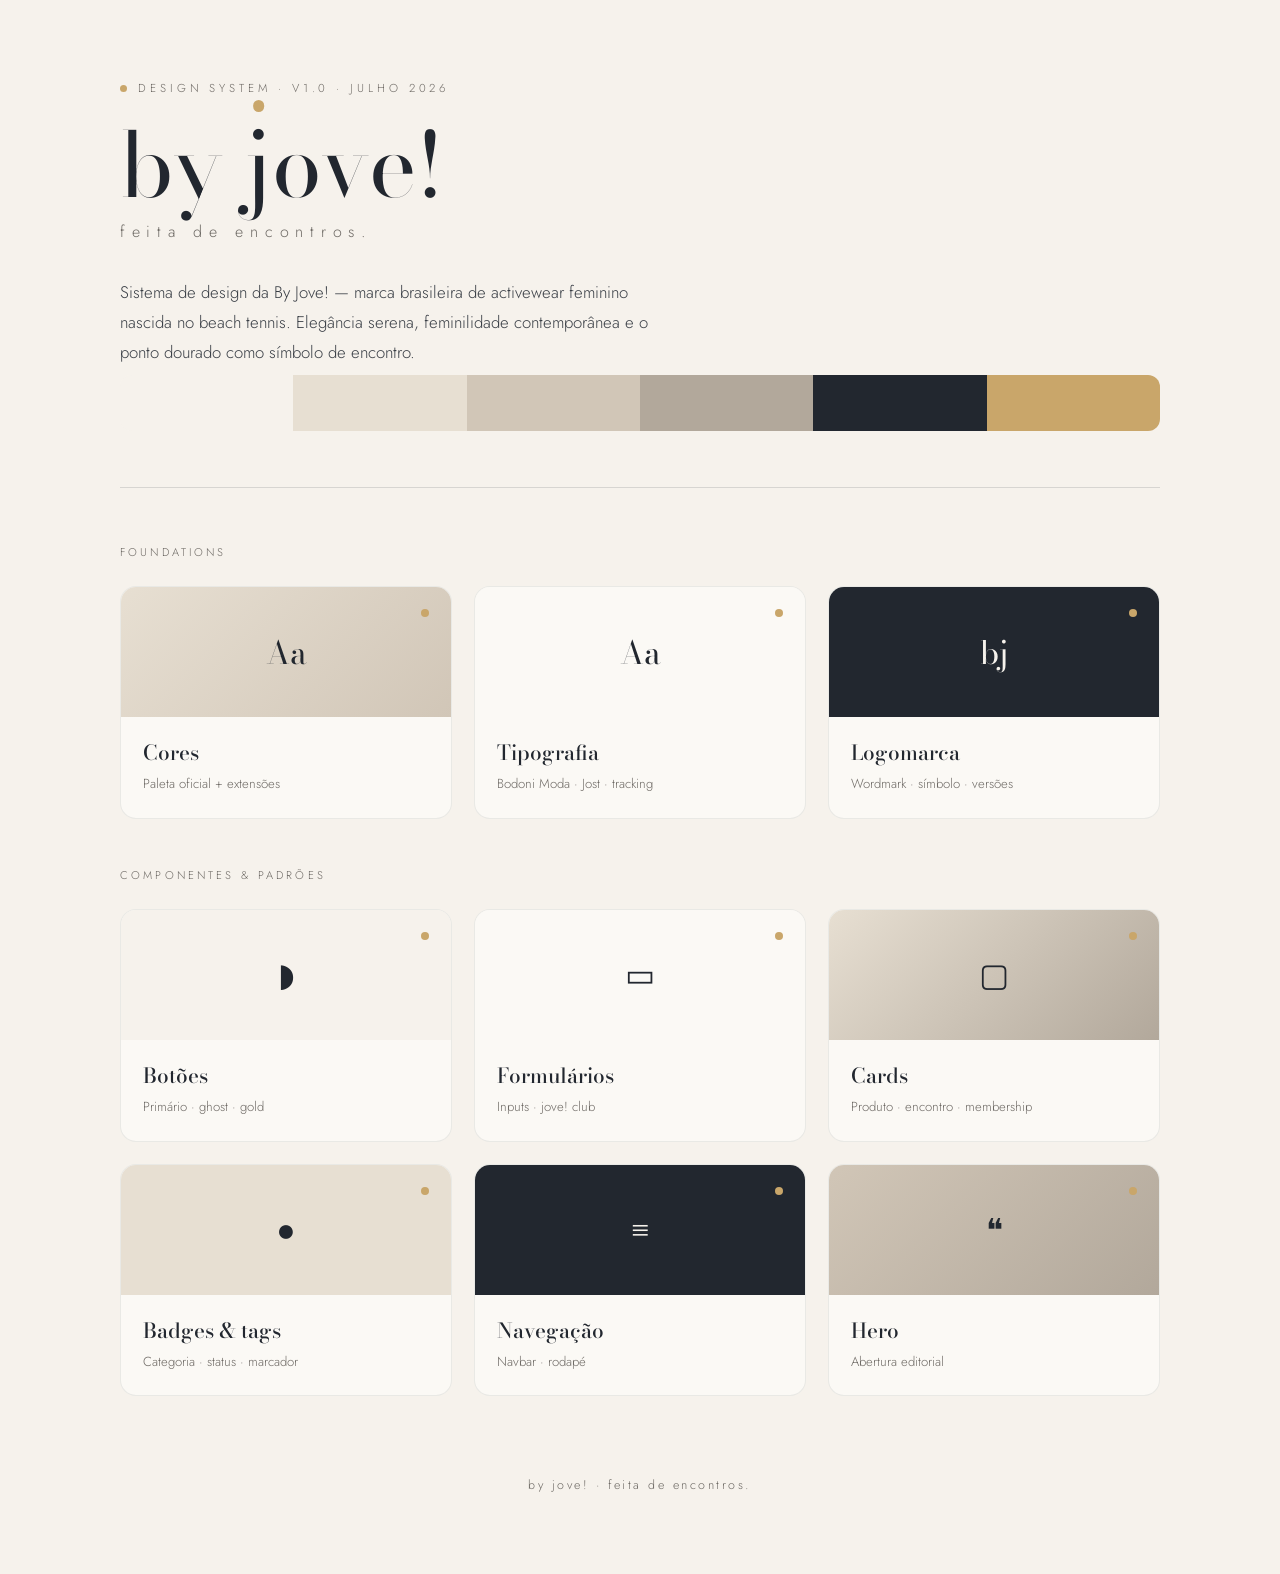
<file: index.html>
<!doctype html>
<html lang="pt-BR">
<head>
<meta charset="utf-8">
<meta name="viewport" content="width=device-width, initial-scale=1">
<title>By Jove! · Design System</title>
<style>
@import url('https://fonts.googleapis.com/css2?family=Bodoni+Moda:opsz,wght@6..96,400;6..96,500&family=Cormorant+Garamond:wght@300;400;500&family=Jost:wght@300;400;500&display=swap');
:root{--offwhite:#F6F2EC;--areia:#E7DFD2;--taupe:#D1C6B7;--pedra:#B2A89B;--carvao:#22272F;--ouro:#C9A66A;--mineral:#6E6A65;
  --display:"Bodoni Moda",Didot,Georgia,serif;--serif:"Cormorant Garamond",Georgia,serif;--sans:"Jost","Century Gothic",Arial,sans-serif;}
*{box-sizing:border-box;margin:0;padding:0}
body{background:var(--offwhite);color:var(--carvao);font-family:var(--sans);font-weight:300;-webkit-font-smoothing:antialiased}
.wrap{max-width:1120px;margin:0 auto;padding:80px 40px}
.eyebrow{font-size:.72rem;letter-spacing:.34em;text-transform:uppercase;color:var(--mineral);display:flex;align-items:center;gap:11px}
.eyebrow .dot{width:7px;height:7px;border-radius:50%;background:var(--ouro)}
/* wordmark */
.wm{font-family:var(--display);font-weight:400;font-size:clamp(3.4rem,8vw,5.6rem);line-height:1;letter-spacing:.005em;position:relative;display:inline-block;margin:24px 0 10px}
.jw{position:relative;display:inline-block}
.jw .tt{position:absolute;top:-.22em;left:50%;transform:translateX(-50%);width:.13em;height:.13em;border-radius:50%;background:var(--ouro)}
.tagline{font-size:1rem;letter-spacing:.42em;text-transform:lowercase;color:var(--mineral)}
.lead{font-family:var(--sans);font-size:1.05rem;line-height:1.8;color:#3a3f46;max-width:560px;margin:34px 0 0}
.rule{height:1px;background:rgba(34,39,47,.14);margin:56px 0}
.sec-title{font-size:.7rem;letter-spacing:.28em;text-transform:uppercase;color:var(--mineral);margin-bottom:26px}
.grid{display:grid;grid-template-columns:repeat(3,1fr);gap:22px}
.tile{display:block;text-decoration:none;color:inherit;background:#FBF9F5;border:1px solid rgba(34,39,47,.08);border-radius:16px;overflow:hidden;transition:.28s}
.tile:hover{box-shadow:0 18px 48px -24px rgba(34,39,47,.35);transform:translateY(-3px)}
.tile .prev{height:130px;display:flex;align-items:center;justify-content:center;font-family:var(--display);font-size:2rem;position:relative}
.tile .prev .dt{position:absolute;top:22px;right:22px;width:8px;height:8px;border-radius:50%;background:var(--ouro)}
.tile .body{padding:20px 22px 24px}
.tile h3{font-family:var(--display);font-weight:500;font-size:1.3rem}
.tile p{font-size:.82rem;color:var(--mineral);margin-top:6px;line-height:1.5}
.palette{display:flex;gap:0;border-radius:12px;overflow:hidden;margin-top:8px}
.palette span{flex:1;height:56px}
footer{margin-top:80px;text-align:center;color:var(--mineral);font-size:.78rem;letter-spacing:.2em;text-transform:lowercase}
</style>
</head>
<body>
<div class="wrap">
  <div class="eyebrow"><span class="dot"></span>Design System · v1.0 · Julho 2026</div>
  <div class="wm">by&nbsp;<span class="jw">j<span class="tt"></span></span>ove!</div>
  <div class="tagline">feita de encontros.</div>
  <p class="lead">Sistema de design da By Jove! — marca brasileira de activewear feminino nascida no beach tennis. Elegância serena, feminilidade contemporânea e o ponto dourado como símbolo de encontro.</p>

  <div class="palette">
    <span style="background:#F6F2EC"></span><span style="background:#E7DFD2"></span><span style="background:#D1C6B7"></span><span style="background:#B2A89B"></span><span style="background:#22272F"></span><span style="background:#C9A66A"></span>
  </div>

  <div class="rule"></div>

  <div class="sec-title">Foundations</div>
  <div class="grid">
    <a class="tile" href="design-system/foundations/colors.html"><div class="prev" style="background:linear-gradient(135deg,#E7DFD2,#D1C6B7)"><span class="dt"></span>Aa</div><div class="body"><h3>Cores</h3><p>Paleta oficial + extensões</p></div></a>
    <a class="tile" href="design-system/foundations/typography.html"><div class="prev" style="background:#FBF9F5"><span class="dt"></span>Aa</div><div class="body"><h3>Tipografia</h3><p>Bodoni Moda · Jost · tracking</p></div></a>
    <a class="tile" href="design-system/foundations/logo.html"><div class="prev" style="background:#22272F;color:#F6F2EC"><span class="dt"></span>b<span style="position:relative">j</span></div><div class="body"><h3>Logomarca</h3><p>Wordmark · símbolo · versões</p></div></a>
  </div>

  <div class="sec-title" style="margin-top:48px">Componentes &amp; padrões</div>
  <div class="grid">
    <a class="tile" href="design-system/components/buttons.html"><div class="prev" style="background:#F6F2EC"><span class="dt"></span>◗</div><div class="body"><h3>Botões</h3><p>Primário · ghost · gold</p></div></a>
    <a class="tile" href="design-system/components/forms.html"><div class="prev" style="background:#FBF9F5"><span class="dt"></span>▭</div><div class="body"><h3>Formulários</h3><p>Inputs · jove! club</p></div></a>
    <a class="tile" href="design-system/components/cards.html"><div class="prev" style="background:linear-gradient(135deg,#E7DFD2,#B2A89B)"><span class="dt"></span>▢</div><div class="body"><h3>Cards</h3><p>Produto · encontro · membership</p></div></a>
    <a class="tile" href="design-system/components/badges.html"><div class="prev" style="background:#E7DFD2"><span class="dt"></span>●</div><div class="body"><h3>Badges &amp; tags</h3><p>Categoria · status · marcador</p></div></a>
    <a class="tile" href="design-system/components/navigation.html"><div class="prev" style="background:#22272F;color:#F6F2EC"><span class="dt"></span>≡</div><div class="body"><h3>Navegação</h3><p>Navbar · rodapé</p></div></a>
    <a class="tile" href="design-system/components/hero.html"><div class="prev" style="background:linear-gradient(135deg,#D1C6B7,#B2A89B)"><span class="dt"></span>❝</div><div class="body"><h3>Hero</h3><p>Abertura editorial</p></div></a>
  </div>

  <footer>by jove! · feita de encontros.</footer>
</div>
</body>
</html>
</file>
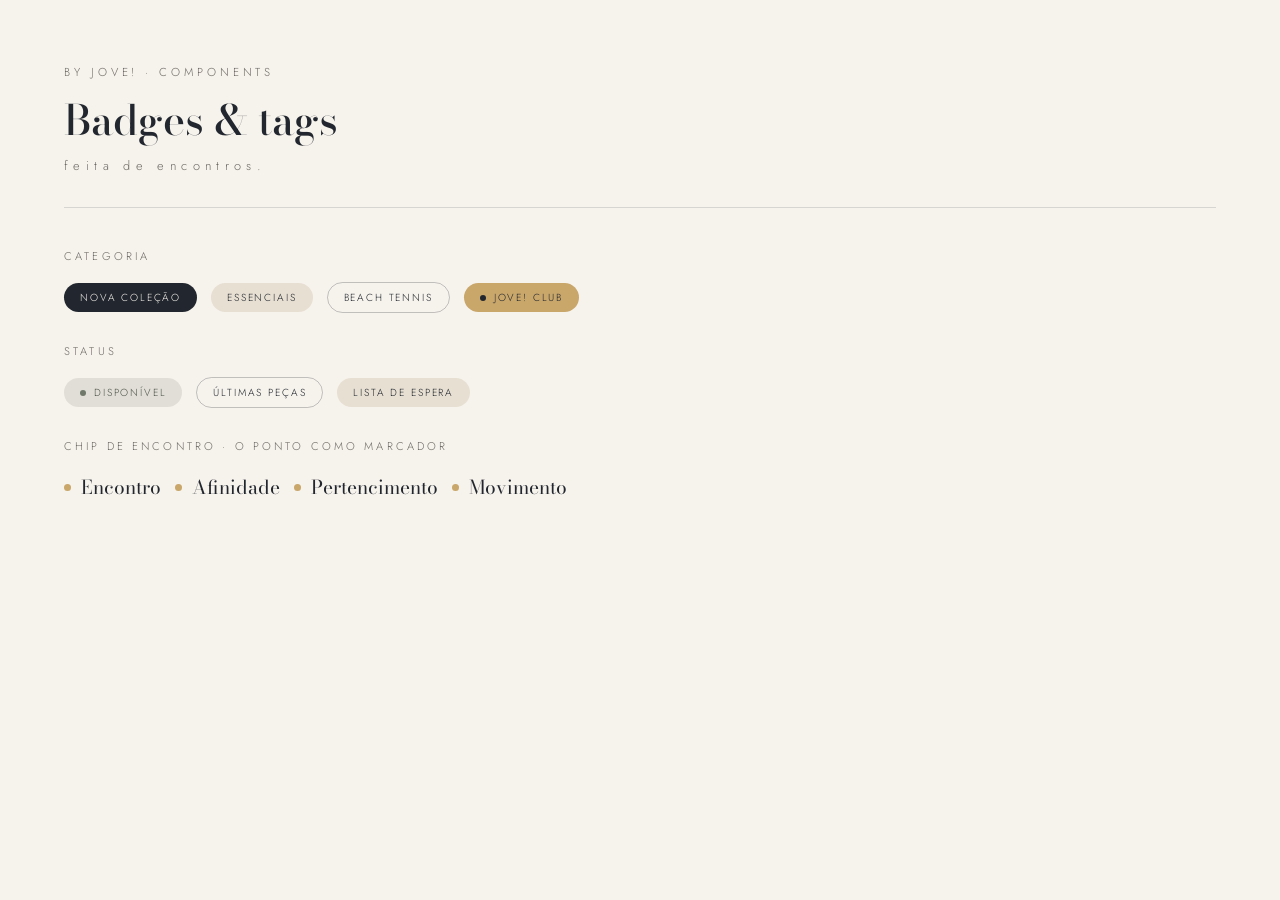
<file: design-system/components/badges.html>
<!-- @dsCard group="Components" name="Badges & tags" subtitle="Categoria · status · chip de encontro · o ponto marcador" w="1240" h="620" -->
<!doctype html>
<html lang="pt-BR">
<head>
<meta charset="utf-8">
<meta name="viewport" content="width=device-width, initial-scale=1">
<title>By Jove! · Badges</title>
<style>
@import url('https://fonts.googleapis.com/css2?family=Bodoni+Moda:opsz,wght@6..96,400;6..96,500&family=Jost:wght@300;400;500&display=swap');
:root{--offwhite:#F6F2EC;--areia:#E7DFD2;--taupe:#D1C6B7;--carvao:#22272F;--ouro:#C9A66A;--mineral:#6E6A65;--verde:#6F786B;
  --serif:"Cormorant Garamond",Georgia,serif;--sans:"Jost","Century Gothic",Arial,sans-serif;}
*{box-sizing:border-box;margin:0;padding:0}
body{background:var(--offwhite);color:var(--carvao);font-family:var(--sans);font-weight:300;padding:64px;-webkit-font-smoothing:antialiased}
.eyebrow{font-size:.72rem;letter-spacing:.34em;text-transform:uppercase;color:var(--mineral)}
h1.title{font-family:"Bodoni Moda",Didot,Georgia,serif;font-weight:500;font-size:2.6rem;margin:8px 0 4px}
.tag{font-size:.8rem;letter-spacing:.42em;text-transform:lowercase;color:var(--mineral)}
.rule{height:1px;background:rgba(34,39,47,.14);margin:32px 0 40px}
.sub{font-size:.7rem;letter-spacing:.28em;text-transform:uppercase;color:var(--mineral);margin:30px 0 18px}
.row{display:flex;gap:14px;flex-wrap:wrap;align-items:center}
.badge{font-size:.64rem;letter-spacing:.18em;text-transform:uppercase;padding:7px 16px;border-radius:999px;display:inline-flex;align-items:center;gap:8px}
.b-solid{background:var(--carvao);color:var(--offwhite)}
.b-gold{background:var(--ouro);color:var(--carvao)}
.b-soft{background:var(--areia);color:var(--carvao)}
.b-outline{border:1px solid rgba(34,39,47,.25);color:var(--carvao)}
.b-green{background:rgba(111,120,107,.16);color:#4d5449}
.badge .dot{width:6px;height:6px;border-radius:50%;background:var(--ouro)}
.b-solid .dot{background:var(--ouro)}
.b-gold .dot{background:var(--carvao)}
.b-green .dot{background:var(--verde)}
.marker{display:inline-flex;align-items:center;gap:10px;font-family:"Bodoni Moda",Didot,Georgia,serif;font-weight:400;font-size:1.2rem}
.marker .dot{width:7px;height:7px;border-radius:50%;background:var(--ouro)}
</style>
</head>
<body>
  <div class="eyebrow">By Jove! · Components</div>
  <h1 class="title">Badges &amp; tags</h1>
  <div class="tag">feita de encontros.</div>
  <div class="rule"></div>

  <div class="sub">Categoria</div>
  <div class="row">
    <span class="badge b-solid">Nova coleção</span>
    <span class="badge b-soft">Essenciais</span>
    <span class="badge b-outline">Beach tennis</span>
    <span class="badge b-gold"><span class="dot"></span>jove! club</span>
  </div>

  <div class="sub">Status</div>
  <div class="row">
    <span class="badge b-green"><span class="dot"></span>Disponível</span>
    <span class="badge b-outline">Últimas peças</span>
    <span class="badge b-soft">Lista de espera</span>
  </div>

  <div class="sub">Chip de encontro · o ponto como marcador</div>
  <div class="row">
    <span class="marker"><span class="dot"></span>Encontro</span>
    <span class="marker"><span class="dot"></span>Afinidade</span>
    <span class="marker"><span class="dot"></span>Pertencimento</span>
    <span class="marker"><span class="dot"></span>Movimento</span>
  </div>
</body>
</html>
</file>
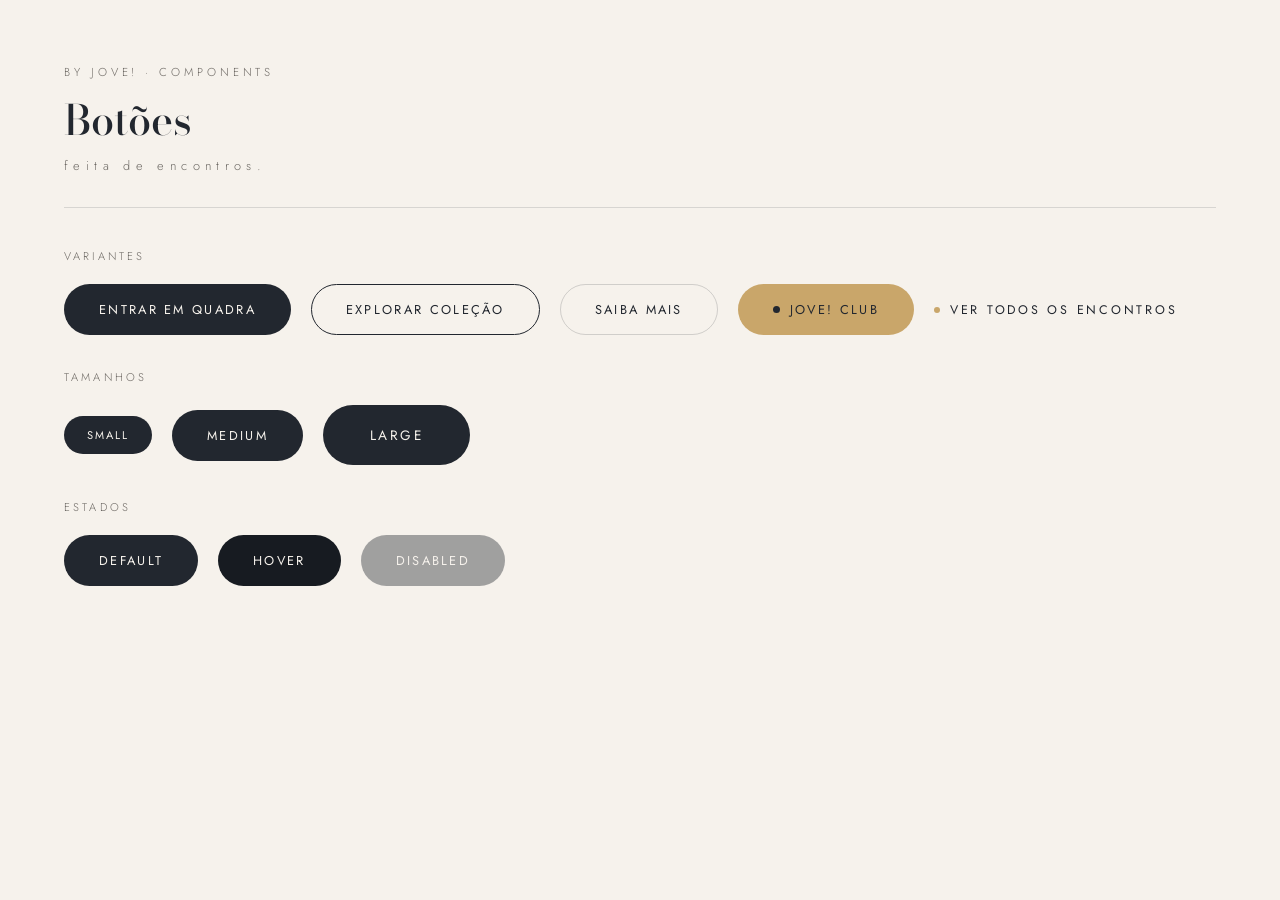
<file: design-system/components/buttons.html>
<!-- @dsCard group="Components" name="Botões" subtitle="Primário · secundário · ghost · link-dot · 3 tamanhos" w="1240" h="760" -->
<!doctype html>
<html lang="pt-BR">
<head>
<meta charset="utf-8">
<meta name="viewport" content="width=device-width, initial-scale=1">
<title>By Jove! · Botões</title>
<style>
@import url('https://fonts.googleapis.com/css2?family=Bodoni+Moda:opsz,wght@6..96,400;6..96,500&family=Jost:wght@300;400;500&display=swap');
:root{--offwhite:#F6F2EC;--areia:#E7DFD2;--carvao:#22272F;--ouro:#C9A66A;--mineral:#6E6A65;
  --serif:"Cormorant Garamond",Georgia,serif;--sans:"Jost","Century Gothic",Arial,sans-serif;}
*{box-sizing:border-box;margin:0;padding:0}
body{background:var(--offwhite);color:var(--carvao);font-family:var(--sans);font-weight:300;padding:64px;-webkit-font-smoothing:antialiased}
.eyebrow{font-size:.72rem;letter-spacing:.34em;text-transform:uppercase;color:var(--mineral)}
h1.title{font-family:"Bodoni Moda",Didot,Georgia,serif;font-weight:500;font-size:2.6rem;margin:8px 0 4px}
.tag{font-size:.8rem;letter-spacing:.42em;text-transform:lowercase;color:var(--mineral)}
.rule{height:1px;background:rgba(34,39,47,.14);margin:32px 0 40px}
.sub{font-size:.7rem;letter-spacing:.28em;text-transform:uppercase;color:var(--mineral);margin:34px 0 20px}
.row{display:flex;align-items:center;gap:20px;flex-wrap:wrap}

.btn{font-family:var(--sans);font-weight:400;font-size:.8rem;letter-spacing:.18em;text-transform:uppercase;
  padding:15px 34px;border-radius:999px;border:1px solid transparent;cursor:pointer;transition:.25s ease;display:inline-flex;align-items:center;gap:10px}
.btn-primary{background:var(--carvao);color:var(--offwhite)}
.btn-primary:hover{background:#171b21}
.btn-secondary{background:transparent;color:var(--carvao);border-color:var(--carvao)}
.btn-secondary:hover{background:var(--carvao);color:var(--offwhite)}
.btn-ghost{background:transparent;color:var(--carvao);border-color:rgba(34,39,47,.18)}
.btn-ghost:hover{border-color:var(--carvao)}
.btn-gold{background:var(--ouro);color:var(--carvao)}
.btn-gold:hover{background:#bd9757}
.btn .dot{width:7px;height:7px;border-radius:50%;background:var(--ouro)}
.btn-primary .dot{background:var(--ouro)}
.btn-gold .dot{background:var(--carvao)}

.linkdot{font-family:var(--sans);font-size:.78rem;letter-spacing:.22em;text-transform:uppercase;color:var(--carvao);
  background:none;border:none;cursor:pointer;display:inline-flex;align-items:center;gap:10px;padding:6px 0;position:relative}
.linkdot::after{content:"";position:absolute;left:0;bottom:0;height:1px;width:0;background:var(--ouro);transition:width .3s}
.linkdot:hover::after{width:100%}
.linkdot .dot{width:6px;height:6px;border-radius:50%;background:var(--ouro)}

.sm{padding:10px 22px;font-size:.7rem}
.lg{padding:19px 46px;font-size:.85rem}
.disabled{opacity:.4;pointer-events:none}
</style>
</head>
<body>
  <div class="eyebrow">By Jove! · Components</div>
  <h1 class="title">Botões</h1>
  <div class="tag">feita de encontros.</div>
  <div class="rule"></div>

  <div class="sub">Variantes</div>
  <div class="row">
    <button class="btn btn-primary">Entrar em quadra</button>
    <button class="btn btn-secondary">Explorar coleção</button>
    <button class="btn btn-ghost">Saiba mais</button>
    <button class="btn btn-gold"><span class="dot"></span>jove! club</button>
    <button class="linkdot"><span class="dot"></span>Ver todos os encontros</button>
  </div>

  <div class="sub">Tamanhos</div>
  <div class="row">
    <button class="btn btn-primary sm">Small</button>
    <button class="btn btn-primary">Medium</button>
    <button class="btn btn-primary lg">Large</button>
  </div>

  <div class="sub">Estados</div>
  <div class="row">
    <button class="btn btn-primary">Default</button>
    <button class="btn btn-primary" style="background:#171b21">Hover</button>
    <button class="btn btn-primary disabled">Disabled</button>
  </div>
</body>
</html>
</file>
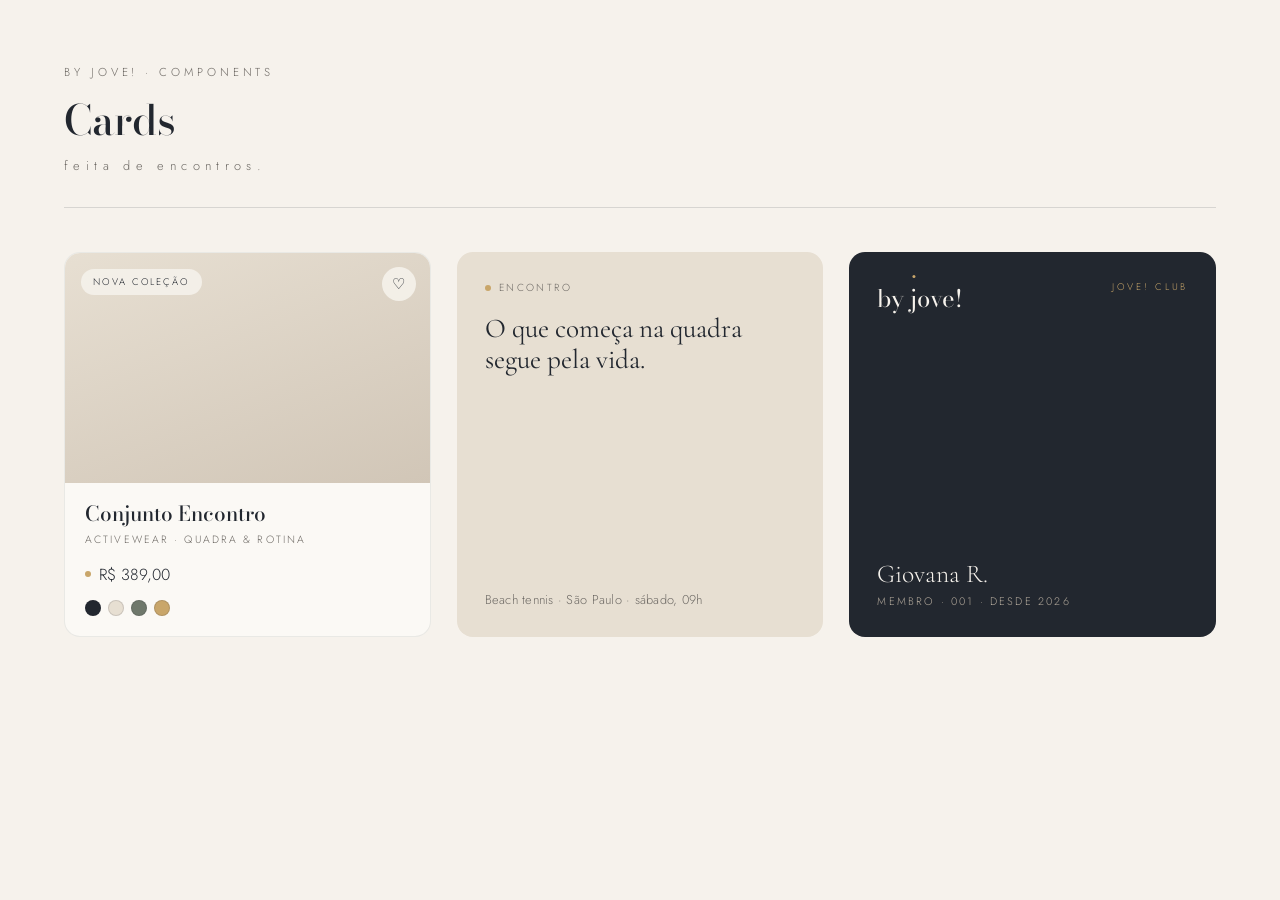
<file: design-system/components/cards.html>
<!-- @dsCard group="Components" name="Cards" subtitle="Produto · conteúdo/encontro · membership jove! club" w="1240" h="820" -->
<!doctype html>
<html lang="pt-BR">
<head>
<meta charset="utf-8">
<meta name="viewport" content="width=device-width, initial-scale=1">
<title>By Jove! · Cards</title>
<style>
@import url('https://fonts.googleapis.com/css2?family=Bodoni+Moda:opsz,wght@6..96,400;6..96,500&family=Cormorant+Garamond:wght@300;400;500&family=Jost:wght@300;400;500&display=swap');
:root{--offwhite:#F6F2EC;--areia:#E7DFD2;--taupe:#D1C6B7;--pedra:#B2A89B;--carvao:#22272F;--ouro:#C9A66A;--mineral:#6E6A65;
  --display:"Bodoni Moda",Didot,Georgia,serif;--serif:"Cormorant Garamond",Georgia,serif;--sans:"Jost","Century Gothic",Arial,sans-serif;}
*{box-sizing:border-box;margin:0;padding:0}
body{background:var(--offwhite);color:var(--carvao);font-family:var(--sans);font-weight:300;padding:64px;-webkit-font-smoothing:antialiased}
.eyebrow{font-size:.72rem;letter-spacing:.34em;text-transform:uppercase;color:var(--mineral)}
h1.title{font-family:var(--display);font-weight:500;font-size:2.6rem;margin:8px 0 4px}
.tag{font-size:.8rem;letter-spacing:.42em;text-transform:lowercase;color:var(--mineral)}
.rule{height:1px;background:rgba(34,39,47,.14);margin:32px 0 44px}
.grid{display:grid;grid-template-columns:repeat(3,1fr);gap:26px}

/* product card */
.card{background:#FBF9F5;border:1px solid rgba(34,39,47,.08);border-radius:16px;overflow:hidden;transition:.3s}
.card:hover{box-shadow:0 18px 48px -24px rgba(34,39,47,.35);transform:translateY(-3px)}
.thumb{height:230px;position:relative;display:flex;align-items:flex-end;padding:16px}
.badge{position:absolute;top:16px;left:16px;background:rgba(246,242,236,.9);font-size:.6rem;letter-spacing:.2em;text-transform:uppercase;padding:6px 12px;border-radius:999px;color:var(--carvao)}
.fav{position:absolute;top:14px;right:14px;width:34px;height:34px;border-radius:50%;background:rgba(246,242,236,.9);display:flex;align-items:center;justify-content:center;color:var(--carvao);font-size:.95rem}
.pinfo{padding:20px}
.pname{font-family:var(--display);font-weight:500;font-size:1.3rem;line-height:1.1}
.pcat{font-size:.66rem;letter-spacing:.2em;text-transform:uppercase;color:var(--mineral);margin-top:6px}
.pprice{display:flex;align-items:center;gap:8px;margin-top:16px;font-size:1rem}
.pprice .dot{width:6px;height:6px;border-radius:50%;background:var(--ouro)}
.swatches{display:flex;gap:7px;margin-top:14px}
.sw{width:16px;height:16px;border-radius:50%;border:1px solid rgba(34,39,47,.15)}

/* content / encontro card */
.content-card{grid-column:span 1;background:var(--areia);border-radius:16px;padding:28px;display:flex;flex-direction:column;justify-content:space-between}
.cc-eyebrow{font-size:.64rem;letter-spacing:.24em;text-transform:uppercase;color:var(--mineral);display:flex;gap:8px;align-items:center}
.cc-eyebrow .dot{width:6px;height:6px;border-radius:50%;background:var(--ouro)}
.cc-title{font-family:var(--serif);font-weight:400;font-size:1.7rem;line-height:1.15;margin:18px 0}
.cc-meta{font-size:.8rem;color:var(--mineral);letter-spacing:.02em}

/* membership card */
.member{grid-column:span 1;background:var(--carvao);color:var(--offwhite);border-radius:16px;padding:28px;display:flex;flex-direction:column;justify-content:space-between;min-height:230px}
.m-top{display:flex;justify-content:space-between;align-items:flex-start}
.m-brand{font-family:var(--display);font-weight:400;font-size:1.5rem;position:relative;display:inline-block}
.m-brand .jw{position:relative;display:inline-block}
.m-brand .jw .tt{position:absolute;top:-.22em;left:50%;transform:translateX(-50%);width:.13em;height:.13em;border-radius:50%;background:var(--ouro)}
.m-club{font-size:.6rem;letter-spacing:.28em;text-transform:uppercase;color:var(--ouro)}
.m-name{font-family:var(--serif);font-size:1.6rem;margin-bottom:4px}
.m-id{font-size:.68rem;letter-spacing:.2em;color:#b2a89b}
</style>
</head>
<body>
  <div class="eyebrow">By Jove! · Components</div>
  <h1 class="title">Cards</h1>
  <div class="tag">feita de encontros.</div>
  <div class="rule"></div>

  <div class="grid">
    <!-- product -->
    <div class="card">
      <div class="thumb" style="background:linear-gradient(160deg,#E7DFD2,#D1C6B7)">
        <span class="badge">Nova coleção</span>
        <span class="fav">♡</span>
      </div>
      <div class="pinfo">
        <div class="pname">Conjunto Encontro</div>
        <div class="pcat">Activewear · quadra & rotina</div>
        <div class="pprice"><span class="dot"></span>R$ 389,00</div>
        <div class="swatches"><span class="sw" style="background:#22272F"></span><span class="sw" style="background:#E7DFD2"></span><span class="sw" style="background:#6F786B"></span><span class="sw" style="background:#C9A66A"></span></div>
      </div>
    </div>

    <!-- content / encontro -->
    <div class="content-card">
      <div>
        <div class="cc-eyebrow"><span class="dot"></span>Encontro</div>
        <div class="cc-title">O que começa na quadra segue pela vida.</div>
      </div>
      <div class="cc-meta">Beach tennis · São Paulo · sábado, 09h</div>
    </div>

    <!-- membership -->
    <div class="member">
      <div class="m-top">
        <div class="m-brand">by <span class="jw">j<span class="tt"></span></span>ove!</div>
        <div class="m-club">jove! club</div>
      </div>
      <div>
        <div class="m-name">Giovana R.</div>
        <div class="m-id">MEMBRO · 001 · DESDE 2026</div>
      </div>
    </div>
  </div>
</body>
</html>
</file>
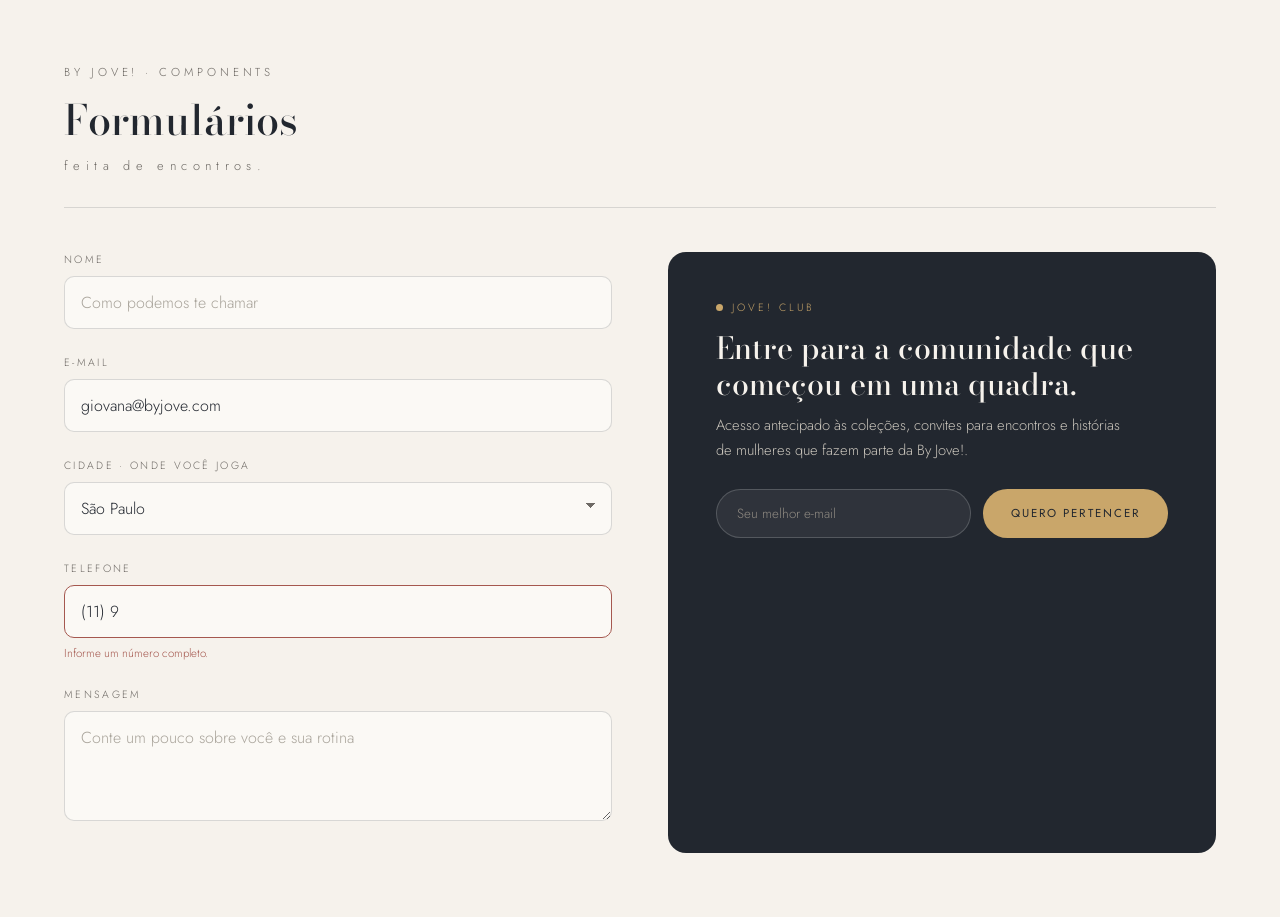
<file: design-system/components/forms.html>
<!-- @dsCard group="Components" name="Formulários" subtitle="Input · select · textarea · newsletter jove! club" w="1240" h="820" -->
<!doctype html>
<html lang="pt-BR">
<head>
<meta charset="utf-8">
<meta name="viewport" content="width=device-width, initial-scale=1">
<title>By Jove! · Formulários</title>
<style>
@import url('https://fonts.googleapis.com/css2?family=Bodoni+Moda:opsz,wght@6..96,400;6..96,500&family=Cormorant+Garamond:wght@300;400&family=Jost:wght@300;400;500&display=swap');
:root{--offwhite:#F6F2EC;--areia:#E7DFD2;--carvao:#22272F;--ouro:#C9A66A;--mineral:#6E6A65;
  --serif:"Cormorant Garamond",Georgia,serif;--sans:"Jost","Century Gothic",Arial,sans-serif;}
*{box-sizing:border-box;margin:0;padding:0}
body{background:var(--offwhite);color:var(--carvao);font-family:var(--sans);font-weight:300;padding:64px;-webkit-font-smoothing:antialiased}
.eyebrow{font-size:.72rem;letter-spacing:.34em;text-transform:uppercase;color:var(--mineral)}
h1.title{font-family:"Bodoni Moda",Didot,Georgia,serif;font-weight:500;font-size:2.6rem;margin:8px 0 4px}
.tag{font-size:.8rem;letter-spacing:.42em;text-transform:lowercase;color:var(--mineral)}
.rule{height:1px;background:rgba(34,39,47,.14);margin:32px 0 44px}
.cols{display:grid;grid-template-columns:1fr 1fr;gap:56px}
label{display:block;font-size:.66rem;letter-spacing:.22em;text-transform:uppercase;color:var(--mineral);margin:0 0 9px}
.field{margin-bottom:26px}
.inp{width:100%;font-family:var(--sans);font-weight:300;font-size:1rem;color:var(--carvao);background:#FBF9F5;
  border:1px solid rgba(34,39,47,.16);border-radius:10px;padding:14px 16px;transition:.2s}
.inp:focus{outline:none;border-color:var(--ouro);box-shadow:0 0 0 3px rgba(201,166,106,.18)}
.inp::placeholder{color:#a9a49b}
textarea.inp{min-height:110px;resize:vertical}
select.inp{appearance:none;background-image:linear-gradient(45deg,transparent 50%,var(--mineral) 50%),linear-gradient(135deg,var(--mineral) 50%,transparent 50%);background-position:calc(100% - 20px) 20px,calc(100% - 15px) 20px;background-size:5px 5px;background-repeat:no-repeat}

.newsletter{background:var(--carvao);border-radius:18px;padding:48px;color:var(--offwhite)}
.nl-eyebrow{font-size:.66rem;letter-spacing:.28em;text-transform:uppercase;color:var(--ouro);display:flex;align-items:center;gap:9px}
.nl-eyebrow .dot{width:7px;height:7px;border-radius:50%;background:var(--ouro)}
.nl-title{font-family:"Bodoni Moda",Didot,Georgia,serif;font-weight:500;font-size:1.9rem;margin:16px 0 10px;line-height:1.18}
.nl-copy{font-size:.92rem;color:#c9c4bb;line-height:1.7;margin-bottom:26px;max-width:90%}
.nl-form{display:flex;gap:12px}
.nl-inp{flex:1;background:rgba(255,255,255,.06);border:1px solid rgba(255,255,255,.18);border-radius:999px;padding:14px 20px;color:var(--offwhite);font-family:var(--sans);font-weight:300}
.nl-inp::placeholder{color:#8f8a82}
.nl-inp:focus{outline:none;border-color:var(--ouro)}
.nl-btn{background:var(--ouro);color:var(--carvao);border:none;border-radius:999px;padding:14px 28px;font-size:.72rem;letter-spacing:.18em;text-transform:uppercase;cursor:pointer;font-family:var(--sans);font-weight:400}
.err{border-color:#a5584f!important}
.errmsg{font-size:.72rem;color:#a5584f;margin-top:7px}
</style>
</head>
<body>
  <div class="eyebrow">By Jove! · Components</div>
  <h1 class="title">Formulários</h1>
  <div class="tag">feita de encontros.</div>
  <div class="rule"></div>

  <div class="cols">
    <div>
      <div class="field"><label>Nome</label><input class="inp" placeholder="Como podemos te chamar"></div>
      <div class="field"><label>E-mail</label><input class="inp" value="giovana@byjove.com"></div>
      <div class="field"><label>Cidade · onde você joga</label>
        <select class="inp"><option>São Paulo</option><option>Rio de Janeiro</option><option>Florianópolis</option></select>
      </div>
      <div class="field"><label>Telefone</label><input class="inp err" value="(11) 9"><div class="errmsg">Informe um número completo.</div></div>
      <div class="field"><label>Mensagem</label><textarea class="inp" placeholder="Conte um pouco sobre você e sua rotina"></textarea></div>
    </div>

    <div class="newsletter">
      <div class="nl-eyebrow"><span class="dot"></span>jove! club</div>
      <div class="nl-title">Entre para a comunidade que começou em uma quadra.</div>
      <div class="nl-copy">Acesso antecipado às coleções, convites para encontros e histórias de mulheres que fazem parte da By Jove!.</div>
      <div class="nl-form">
        <input class="nl-inp" placeholder="Seu melhor e-mail">
        <button class="nl-btn">Quero pertencer</button>
      </div>
    </div>
  </div>
</body>
</html>
</file>
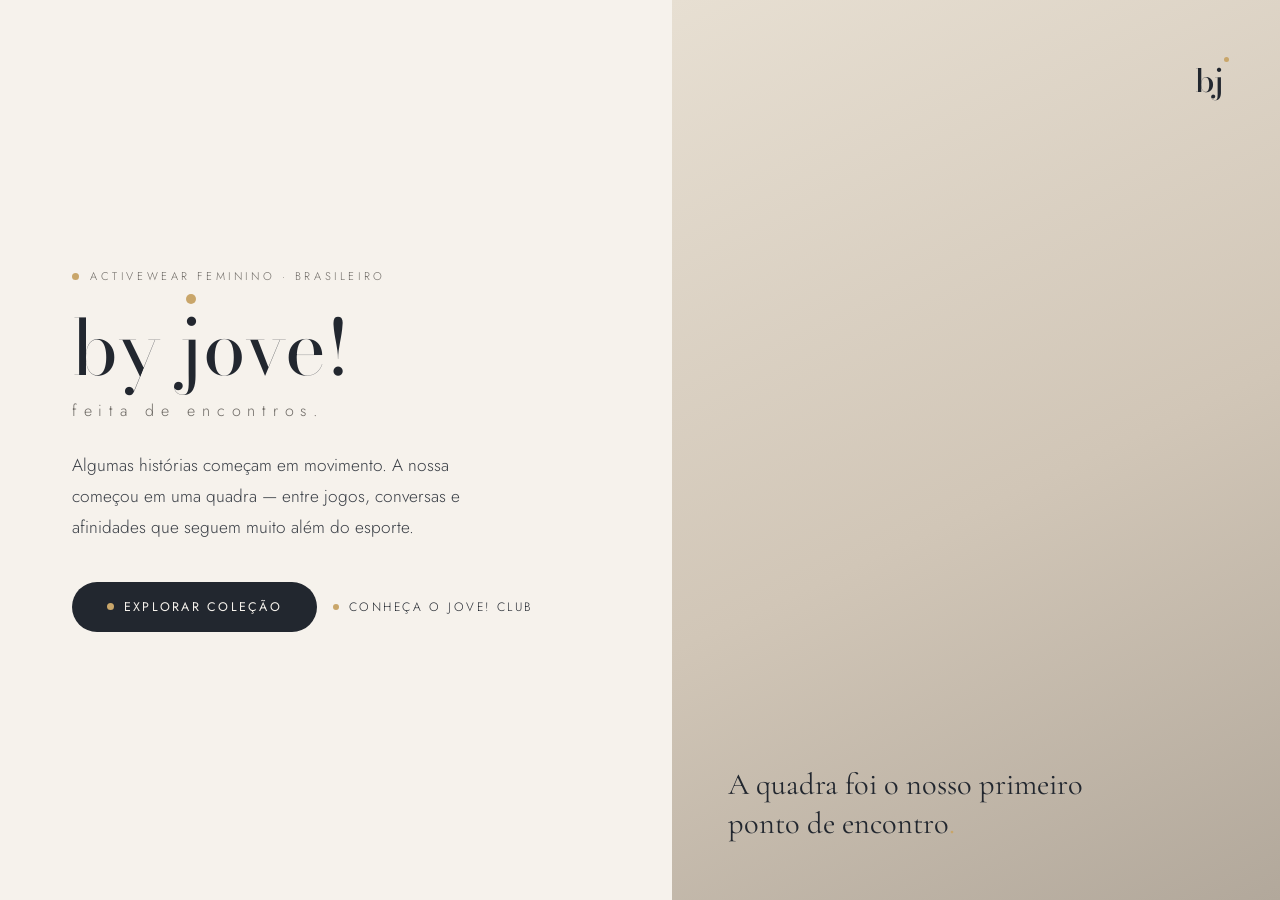
<file: design-system/components/hero.html>
<!-- @dsCard group="Patterns" name="Hero" subtitle="Abertura editorial · wordmark Bodoni, ponto dourado, CTA" w="1240" h="760" -->
<!doctype html>
<html lang="pt-BR">
<head>
<meta charset="utf-8">
<meta name="viewport" content="width=device-width, initial-scale=1">
<title>By Jove! · Hero</title>
<style>
@import url('https://fonts.googleapis.com/css2?family=Bodoni+Moda:opsz,wght@6..96,400;6..96,500&family=Cormorant+Garamond:wght@300;400&family=Jost:wght@300;400;500&display=swap');
:root{--offwhite:#F6F2EC;--areia:#E7DFD2;--taupe:#D1C6B7;--carvao:#22272F;--ouro:#C9A66A;--mineral:#6E6A65;
  --display:"Bodoni Moda",Didot,Georgia,serif;--serif:"Cormorant Garamond",Georgia,serif;--sans:"Jost","Century Gothic",Arial,sans-serif;}
*{box-sizing:border-box;margin:0;padding:0}
body{background:var(--offwhite);color:var(--carvao);font-family:var(--sans);font-weight:300;-webkit-font-smoothing:antialiased}
.hero{display:grid;grid-template-columns:1.05fr .95fr;min-height:100vh}
.left{padding:88px 72px;display:flex;flex-direction:column;justify-content:center}
.eyebrow{font-size:.7rem;letter-spacing:.32em;text-transform:uppercase;color:var(--mineral);display:flex;align-items:center;gap:11px}
.eyebrow .dot{width:7px;height:7px;border-radius:50%;background:var(--ouro)}
.wm{font-family:var(--display);font-weight:400;font-size:clamp(3.4rem,6vw,5.4rem);line-height:1;margin:26px 0 12px;letter-spacing:.005em;position:relative;display:inline-block}
.jw{position:relative;display:inline-block}
.jw .tt{position:absolute;top:-.22em;left:50%;transform:translateX(-50%);width:.13em;height:.13em;border-radius:50%;background:var(--ouro)}
.tagline{font-size:1rem;letter-spacing:.42em;text-transform:lowercase;color:var(--mineral);margin-bottom:28px}
.lead{font-family:var(--sans);font-weight:300;font-size:1.08rem;line-height:1.8;color:#3a3f46;max-width:440px;margin-bottom:38px}
.cta{display:flex;gap:16px;align-items:center}
.btn{font-family:var(--sans);font-weight:400;font-size:.78rem;letter-spacing:.18em;text-transform:uppercase;padding:15px 34px;border-radius:999px;cursor:pointer;border:1px solid transparent;display:inline-flex;align-items:center;gap:10px}
.btn-p{background:var(--carvao);color:var(--offwhite)}
.btn-p .dot{width:7px;height:7px;border-radius:50%;background:var(--ouro)}
.linkdot{font-size:.76rem;letter-spacing:.2em;text-transform:uppercase;display:inline-flex;align-items:center;gap:10px;color:var(--carvao)}
.linkdot .dot{width:6px;height:6px;border-radius:50%;background:var(--ouro)}
.right{background:linear-gradient(155deg,#E7DFD2,#D1C6B7 55%,#B2A89B);position:relative;display:flex;align-items:flex-end;padding:56px}
.mark{position:absolute;top:56px;right:56px;font-family:var(--display);font-weight:500;font-size:2rem;color:var(--carvao)}
.mark .jw .tt{top:.02em;left:auto;right:-.16em;transform:none;width:.16em;height:.16em}
.quote{font-family:var(--serif);font-weight:400;font-size:1.9rem;line-height:1.3;color:var(--carvao);max-width:82%}
.quote .dot-inline{color:var(--ouro)}
</style>
</head>
<body>
  <div class="hero">
    <div class="left">
      <div class="eyebrow"><span class="dot"></span>Activewear feminino · brasileiro</div>
      <div class="wm">by&nbsp;<span class="jw">j<span class="tt"></span></span>ove!</div>
      <div class="tagline">feita de encontros.</div>
      <p class="lead">Algumas histórias começam em movimento. A nossa começou em uma quadra — entre jogos, conversas e afinidades que seguem muito além do esporte.</p>
      <div class="cta">
        <button class="btn btn-p"><span class="dot"></span>Explorar coleção</button>
        <span class="linkdot"><span class="dot"></span>Conheça o jove! club</span>
      </div>
    </div>
    <div class="right">
      <div class="mark">b<span class="jw">j<span class="tt"></span></span></div>
      <div class="quote">A quadra foi o nosso primeiro ponto de encontro<span class="dot-inline">.</span></div>
    </div>
  </div>
</body>
</html>
</file>
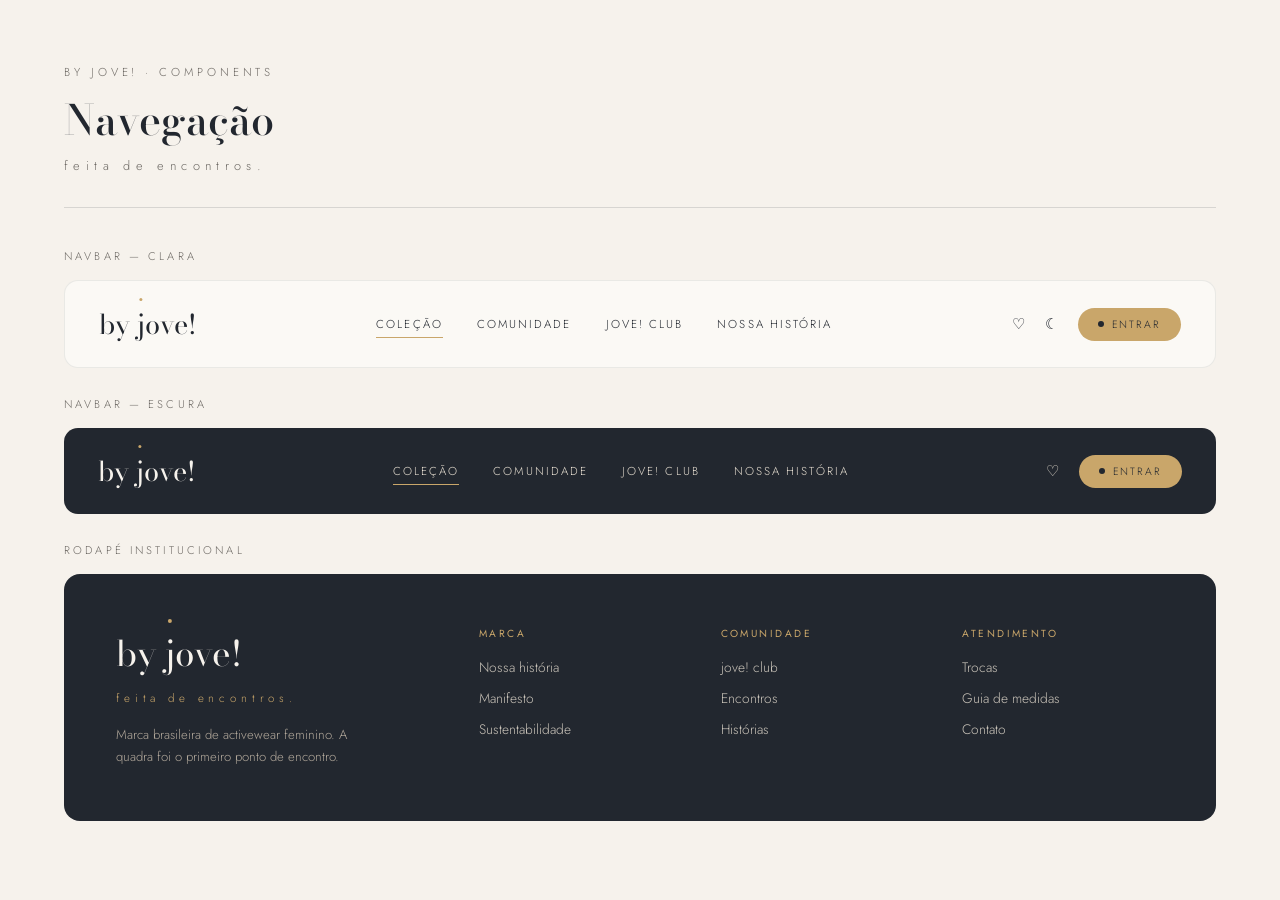
<file: design-system/components/navigation.html>
<!-- @dsCard group="Components" name="Navegação" subtitle="Navbar clara & escura · rodapé institucional" w="1240" h="820" -->
<!doctype html>
<html lang="pt-BR">
<head>
<meta charset="utf-8">
<meta name="viewport" content="width=device-width, initial-scale=1">
<title>By Jove! · Navegação</title>
<style>
@import url('https://fonts.googleapis.com/css2?family=Bodoni+Moda:opsz,wght@6..96,400;6..96,500&family=Jost:wght@300;400;500&display=swap');
:root{--offwhite:#F6F2EC;--areia:#E7DFD2;--carvao:#22272F;--ouro:#C9A66A;--mineral:#6E6A65;
  --display:"Bodoni Moda",Didot,Georgia,serif;--sans:"Jost","Century Gothic",Arial,sans-serif;}
*{box-sizing:border-box;margin:0;padding:0}
body{background:var(--offwhite);color:var(--carvao);font-family:var(--sans);font-weight:300;padding:64px;-webkit-font-smoothing:antialiased}
.eyebrow{font-size:.72rem;letter-spacing:.34em;text-transform:uppercase;color:var(--mineral)}
h1.title{font-family:var(--display);font-weight:500;font-size:2.6rem;margin:8px 0 4px}
.tag{font-size:.8rem;letter-spacing:.42em;text-transform:lowercase;color:var(--mineral)}
.rule{height:1px;background:rgba(34,39,47,.14);margin:32px 0 40px}
.sub{font-size:.7rem;letter-spacing:.28em;text-transform:uppercase;color:var(--mineral);margin:28px 0 16px}

.nav{display:flex;align-items:center;justify-content:space-between;padding:22px 34px;border-radius:14px}
.nav.light{background:#FBF9F5;border:1px solid rgba(34,39,47,.08)}
.nav.dark{background:var(--carvao)}
.brand{font-family:var(--display);font-weight:400;font-size:1.7rem;position:relative;display:inline-block}
.brand .jw{position:relative;display:inline-block}
.brand .jw .tt{position:absolute;top:-.20em;left:50%;transform:translateX(-50%);width:.12em;height:.12em;border-radius:50%;background:var(--ouro)}
.links{display:flex;gap:34px;font-size:.72rem;letter-spacing:.18em;text-transform:uppercase}
.links a{text-decoration:none;color:inherit;position:relative;padding:4px 0}
.links a.active::after{content:"";position:absolute;left:0;right:0;bottom:-2px;height:1px;background:var(--ouro)}
.dark .brand{color:var(--offwhite)}
.dark .links{color:var(--areia)}
.actions{display:flex;align-items:center;gap:20px}
.icn{font-size:.95rem}
.mini-btn{font-size:.66rem;letter-spacing:.18em;text-transform:uppercase;padding:9px 20px;border-radius:999px;background:var(--ouro);color:var(--carvao);display:inline-flex;align-items:center;gap:8px}
.mini-btn .dot{width:6px;height:6px;border-radius:50%;background:var(--carvao)}

/* footer */
.footer{background:var(--carvao);color:var(--areia);border-radius:16px;padding:52px;margin-top:12px;display:grid;grid-template-columns:1.6fr 1fr 1fr 1fr;gap:40px}
.footer .brand{color:var(--offwhite);font-size:2.2rem}
.f-tag{font-size:.72rem;letter-spacing:.42em;text-transform:lowercase;color:var(--ouro);margin-top:10px}
.f-copy{font-size:.82rem;line-height:1.7;color:#b2a89b;margin-top:18px;max-width:80%}
.f-col h4{font-size:.64rem;letter-spacing:.24em;text-transform:uppercase;color:var(--ouro);margin-bottom:16px;font-weight:400}
.f-col a{display:block;text-decoration:none;color:var(--areia);font-size:.86rem;margin-bottom:11px;opacity:.85}
.f-col a:hover{opacity:1;color:var(--offwhite)}
</style>
</head>
<body>
  <div class="eyebrow">By Jove! · Components</div>
  <h1 class="title">Navegação</h1>
  <div class="tag">feita de encontros.</div>
  <div class="rule"></div>

  <div class="sub">Navbar — clara</div>
  <div class="nav light">
    <div class="brand">by <span class="jw">j<span class="tt"></span></span>ove!</div>
    <div class="links"><a class="active">Coleção</a><a>Comunidade</a><a>jove! club</a><a>Nossa história</a></div>
    <div class="actions"><span class="icn">♡</span><span class="icn">☾</span><span class="mini-btn"><span class="dot"></span>Entrar</span></div>
  </div>

  <div class="sub">Navbar — escura</div>
  <div class="nav dark">
    <div class="brand">by <span class="jw">j<span class="tt"></span></span>ove!</div>
    <div class="links"><a class="active">Coleção</a><a>Comunidade</a><a>jove! club</a><a>Nossa história</a></div>
    <div class="actions"><span class="icn" style="color:#E7DFD2">♡</span><span class="mini-btn"><span class="dot"></span>Entrar</span></div>
  </div>

  <div class="sub">Rodapé institucional</div>
  <div class="footer">
    <div>
      <div class="brand" style="font-size:2.2rem">by <span class="jw">j<span class="tt"></span></span>ove!</div>
      <div class="f-tag">feita de encontros.</div>
      <div class="f-copy">Marca brasileira de activewear feminino. A quadra foi o primeiro ponto de encontro.</div>
    </div>
    <div class="f-col"><h4>Marca</h4><a>Nossa história</a><a>Manifesto</a><a>Sustentabilidade</a></div>
    <div class="f-col"><h4>Comunidade</h4><a>jove! club</a><a>Encontros</a><a>Histórias</a></div>
    <div class="f-col"><h4>Atendimento</h4><a>Trocas</a><a>Guia de medidas</a><a>Contato</a></div>
  </div>
</body>
</html>
</file>
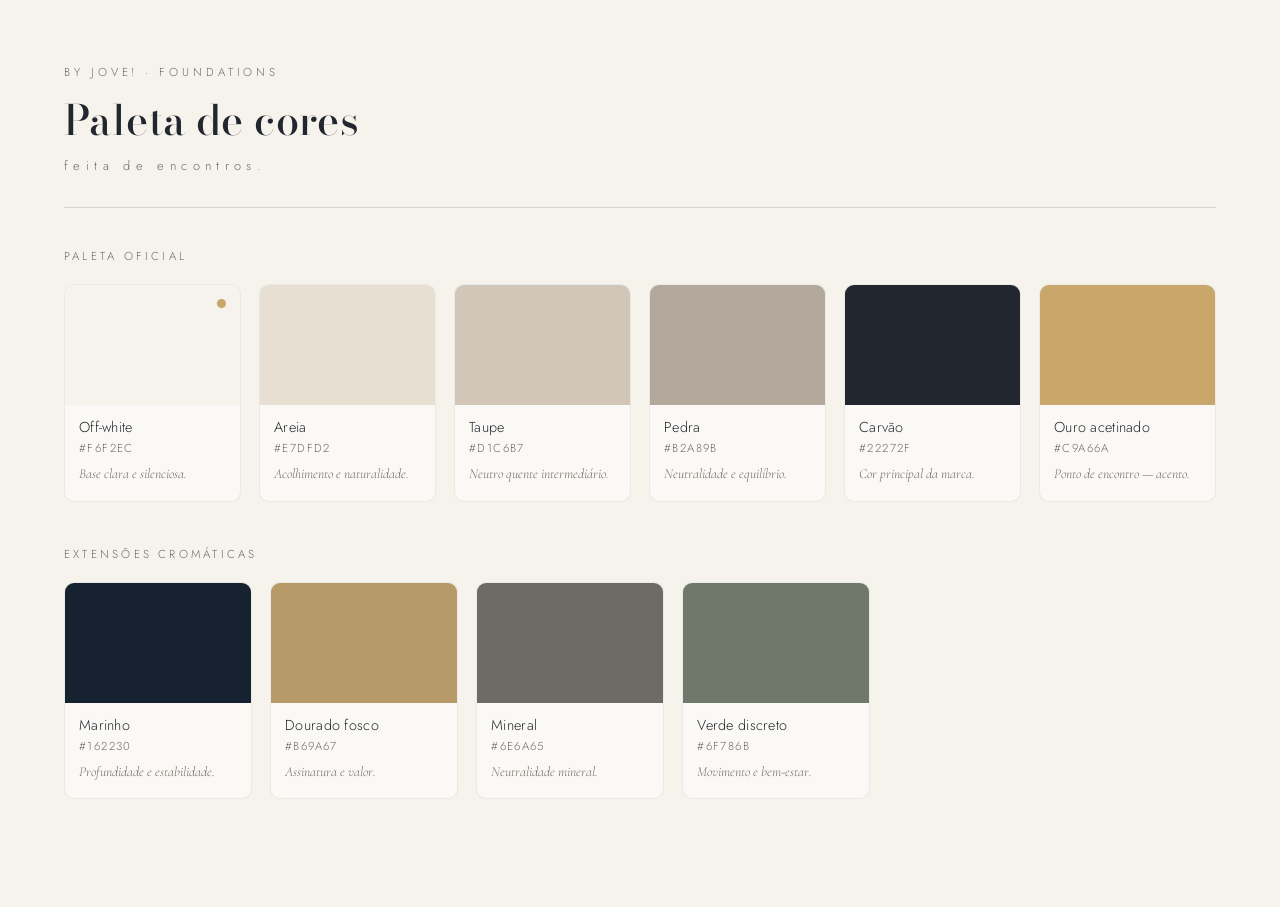
<file: design-system/foundations/colors.html>
<!-- @dsCard group="Foundations" name="Paleta de cores" subtitle="6 oficiais + 4 extensões · dourado é acento" w="1240" h="880" -->
<!doctype html>
<html lang="pt-BR">
<head>
<meta charset="utf-8">
<meta name="viewport" content="width=device-width, initial-scale=1">
<title>By Jove! · Paleta de cores</title>
<style>
@import url('https://fonts.googleapis.com/css2?family=Bodoni+Moda:opsz,wght@6..96,400;6..96,500&family=Cormorant+Garamond:wght@300;400&family=Jost:wght@300;400;500&display=swap');
:root{
  --offwhite:#F6F2EC;--areia:#E7DFD2;--taupe:#D1C6B7;--pedra:#B2A89B;--carvao:#22272F;--ouro:#C9A66A;
  --marinho:#162230;--ouro-fosco:#B69A67;--mineral:#6E6A65;--verde:#6F786B;
  --serif:"Cormorant Garamond",Georgia,serif;--sans:"Jost","Century Gothic",Arial,sans-serif;
}
*{box-sizing:border-box;margin:0;padding:0}
body{background:var(--offwhite);color:var(--carvao);font-family:var(--sans);font-weight:300;-webkit-font-smoothing:antialiased;padding:64px}
.eyebrow{font-size:.72rem;letter-spacing:.34em;text-transform:uppercase;color:var(--mineral)}
h1{font-family:"Bodoni Moda",Didot,Georgia,serif;font-weight:500;font-size:2.6rem;letter-spacing:.01em;margin:8px 0 4px}
.tag{font-size:.8rem;letter-spacing:.42em;text-transform:lowercase;color:var(--mineral)}
.rule{height:1px;background:rgba(34,39,47,.14);margin:32px 0 40px}
.sub{font-size:.72rem;letter-spacing:.28em;text-transform:uppercase;color:var(--mineral);margin-bottom:20px}
.grid{display:grid;grid-template-columns:repeat(6,1fr);gap:18px;margin-bottom:44px}
.grid.ext{grid-template-columns:repeat(4,1fr);max-width:70%}
.sw{border-radius:10px;overflow:hidden;border:1px solid rgba(34,39,47,.08);background:#FBF9F5}
.chip{height:120px;position:relative}
.dot{position:absolute;top:14px;right:14px;width:9px;height:9px;border-radius:50%;background:var(--ouro)}
.meta{padding:12px 14px 16px}
.name{font-size:.9rem;letter-spacing:.02em}
.hex{font-size:.72rem;letter-spacing:.12em;color:var(--mineral);margin-top:3px}
.fn{font-size:.7rem;color:var(--mineral);margin-top:8px;line-height:1.5;font-style:italic;font-family:var(--serif);font-size:.86rem}
</style>
</head>
<body>
  <div class="eyebrow">By Jove! · Foundations</div>
  <h1>Paleta de cores</h1>
  <div class="tag">feita de encontros.</div>
  <div class="rule"></div>

  <div class="sub">Paleta oficial</div>
  <div class="grid">
    <div class="sw"><div class="chip" style="background:#F6F2EC"><span class="dot"></span></div><div class="meta"><div class="name">Off-white</div><div class="hex">#F6F2EC</div><div class="fn">Base clara e silenciosa.</div></div></div>
    <div class="sw"><div class="chip" style="background:#E7DFD2"></div><div class="meta"><div class="name">Areia</div><div class="hex">#E7DFD2</div><div class="fn">Acolhimento e naturalidade.</div></div></div>
    <div class="sw"><div class="chip" style="background:#D1C6B7"></div><div class="meta"><div class="name">Taupe</div><div class="hex">#D1C6B7</div><div class="fn">Neutro quente intermediário.</div></div></div>
    <div class="sw"><div class="chip" style="background:#B2A89B"></div><div class="meta"><div class="name">Pedra</div><div class="hex">#B2A89B</div><div class="fn">Neutralidade e equilíbrio.</div></div></div>
    <div class="sw"><div class="chip" style="background:#22272F"></div><div class="meta"><div class="name">Carvão</div><div class="hex">#22272F</div><div class="fn">Cor principal da marca.</div></div></div>
    <div class="sw"><div class="chip" style="background:#C9A66A"></div><div class="meta"><div class="name">Ouro acetinado</div><div class="hex">#C9A66A</div><div class="fn">Ponto de encontro — acento.</div></div></div>
  </div>

  <div class="sub">Extensões cromáticas</div>
  <div class="grid ext">
    <div class="sw"><div class="chip" style="background:#162230"></div><div class="meta"><div class="name">Marinho</div><div class="hex">#162230</div><div class="fn">Profundidade e estabilidade.</div></div></div>
    <div class="sw"><div class="chip" style="background:#B69A67"></div><div class="meta"><div class="name">Dourado fosco</div><div class="hex">#B69A67</div><div class="fn">Assinatura e valor.</div></div></div>
    <div class="sw"><div class="chip" style="background:#6E6A65"></div><div class="meta"><div class="name">Mineral</div><div class="hex">#6E6A65</div><div class="fn">Neutralidade mineral.</div></div></div>
    <div class="sw"><div class="chip" style="background:#6F786B"></div><div class="meta"><div class="name">Verde discreto</div><div class="hex">#6F786B</div><div class="fn">Movimento e bem-estar.</div></div></div>
  </div>
</body>
</html>
</file>
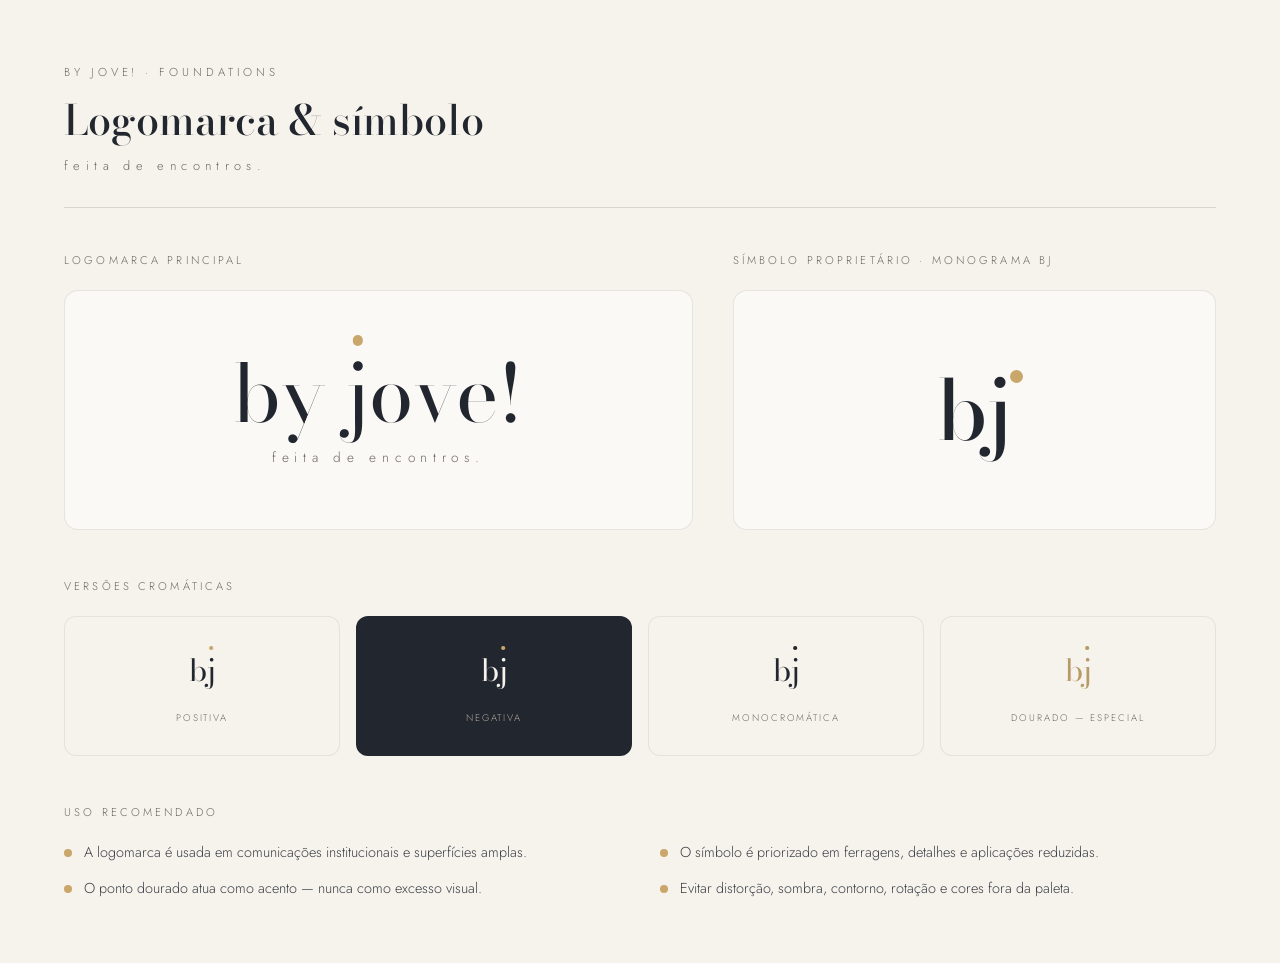
<file: design-system/foundations/logo.html>
<!-- @dsCard group="Foundations" name="Logomarca & símbolo" subtitle="Wordmark Bodoni · monograma bj · ponto proprietário dourado" w="1240" h="1000" -->
<!doctype html>
<html lang="pt-BR">
<head>
<meta charset="utf-8">
<meta name="viewport" content="width=device-width, initial-scale=1">
<title>By Jove! · Logomarca</title>
<style>
@import url('https://fonts.googleapis.com/css2?family=Bodoni+Moda:opsz,wght@6..96,400;6..96,500&family=Cormorant+Garamond:wght@300;400&family=Jost:wght@300;400;500&display=swap');
:root{--offwhite:#F6F2EC;--areia:#E7DFD2;--carvao:#22272F;--ouro:#C9A66A;--ouro-fosco:#B69A67;--mineral:#6E6A65;
  --display:"Bodoni Moda",Didot,Georgia,serif;--sans:"Jost","Century Gothic",Arial,sans-serif;}
*{box-sizing:border-box;margin:0;padding:0}
body{background:var(--offwhite);color:var(--carvao);font-family:var(--sans);font-weight:300;padding:64px;-webkit-font-smoothing:antialiased}
.eyebrow{font-size:.72rem;letter-spacing:.34em;text-transform:uppercase;color:var(--mineral)}
h1.title{font-family:var(--display);font-weight:500;font-size:2.6rem;margin:8px 0 4px}
.tag{font-size:.8rem;letter-spacing:.42em;text-transform:lowercase;color:var(--mineral)}
.rule{height:1px;background:rgba(34,39,47,.14);margin:32px 0 44px}
.sub{font-size:.7rem;letter-spacing:.28em;text-transform:uppercase;color:var(--mineral);margin:0 0 22px}

/* wordmark — pingo dourado é o ponto do "j" (ponto proprietário) */
.wm{font-family:var(--display);font-weight:400;letter-spacing:.005em;line-height:1;position:relative;display:inline-block}
.jw{position:relative;display:inline-block}
.jw .tt{position:absolute;top:-.22em;left:50%;transform:translateX(-50%);width:.13em;height:.13em;border-radius:50%;background:var(--ouro)}
.big{font-size:5rem}
.wm-tag{font-family:var(--sans);font-weight:300;font-size:.85rem;letter-spacing:.42em;text-transform:lowercase;color:var(--mineral);margin-top:14px;text-align:center}

.grid{display:grid;grid-template-columns:1.3fr 1fr;gap:40px;margin-bottom:48px}
.panel{border:1px solid rgba(34,39,47,.1);border-radius:14px;background:#FBF9F5;padding:48px;display:flex;flex-direction:column;align-items:center;justify-content:center;min-height:240px}

/* monogram bj */
.mono{font-family:var(--display);font-weight:500;font-size:5.2rem;position:relative;line-height:1}
.mono .jw .tt{top:.02em;left:auto;right:-.14em;transform:none;width:.16em;height:.16em}

.versions{display:grid;grid-template-columns:repeat(4,1fr);gap:16px;margin-bottom:48px}
.ver{border-radius:12px;padding:30px 18px;display:flex;flex-direction:column;align-items:center;justify-content:center;min-height:130px;border:1px solid rgba(34,39,47,.08)}
.vlbl{font-size:.6rem;letter-spacing:.2em;text-transform:uppercase;color:var(--mineral);margin-top:18px;text-align:center}
.vm{font-family:var(--display);font-weight:400;font-size:1.9rem;position:relative}
.vm .jw .tt{top:-.02em;width:.12em;height:.12em}

.rules{display:grid;grid-template-columns:repeat(2,1fr);gap:14px 40px}
.ruleitem{display:flex;gap:12px;font-size:.9rem;color:#3a3f46;line-height:1.5}
.ruleitem::before{content:"";flex:0 0 8px;height:8px;margin-top:7px;border-radius:50%;background:var(--ouro)}
</style>
</head>
<body>
  <div class="eyebrow">By Jove! · Foundations</div>
  <h1 class="title">Logomarca &amp; símbolo</h1>
  <div class="tag">feita de encontros.</div>
  <div class="rule"></div>

  <div class="grid">
    <div>
      <div class="sub">Logomarca principal</div>
      <div class="panel">
        <div class="wm big">by&nbsp;<span class="jw">j<span class="tt"></span></span>ove!</div>
        <div class="wm-tag">feita de encontros.</div>
      </div>
    </div>
    <div>
      <div class="sub">Símbolo proprietário · monograma bj</div>
      <div class="panel">
        <div class="mono">b<span class="jw">j<span class="tt"></span></span></div>
      </div>
    </div>
  </div>

  <div class="sub">Versões cromáticas</div>
  <div class="versions">
    <div class="ver" style="background:#F6F2EC"><div class="vm" style="color:#22272F">b<span class="jw">j<span class="tt"></span></span></div><div class="vlbl">Positiva</div></div>
    <div class="ver" style="background:#22272F"><div class="vm" style="color:#F6F2EC">b<span class="jw">j<span class="tt"></span></span></div><div class="vlbl" style="color:#B2A89B">Negativa</div></div>
    <div class="ver" style="background:#F6F2EC"><div class="vm" style="color:#22272F">b<span class="jw">j<span class="tt" style="background:#22272F"></span></span></div><div class="vlbl">Monocromática</div></div>
    <div class="ver" style="background:#F6F2EC"><div class="vm" style="color:#B69A67">b<span class="jw">j<span class="tt" style="background:#B69A67"></span></span></div><div class="vlbl">Dourado — especial</div></div>
  </div>

  <div class="sub">Uso recomendado</div>
  <div class="rules">
    <div class="ruleitem">A logomarca é usada em comunicações institucionais e superfícies amplas.</div>
    <div class="ruleitem">O símbolo é priorizado em ferragens, detalhes e aplicações reduzidas.</div>
    <div class="ruleitem">O ponto dourado atua como acento — nunca como excesso visual.</div>
    <div class="ruleitem">Evitar distorção, sombra, contorno, rotação e cores fora da paleta.</div>
  </div>
</body>
</html>
</file>
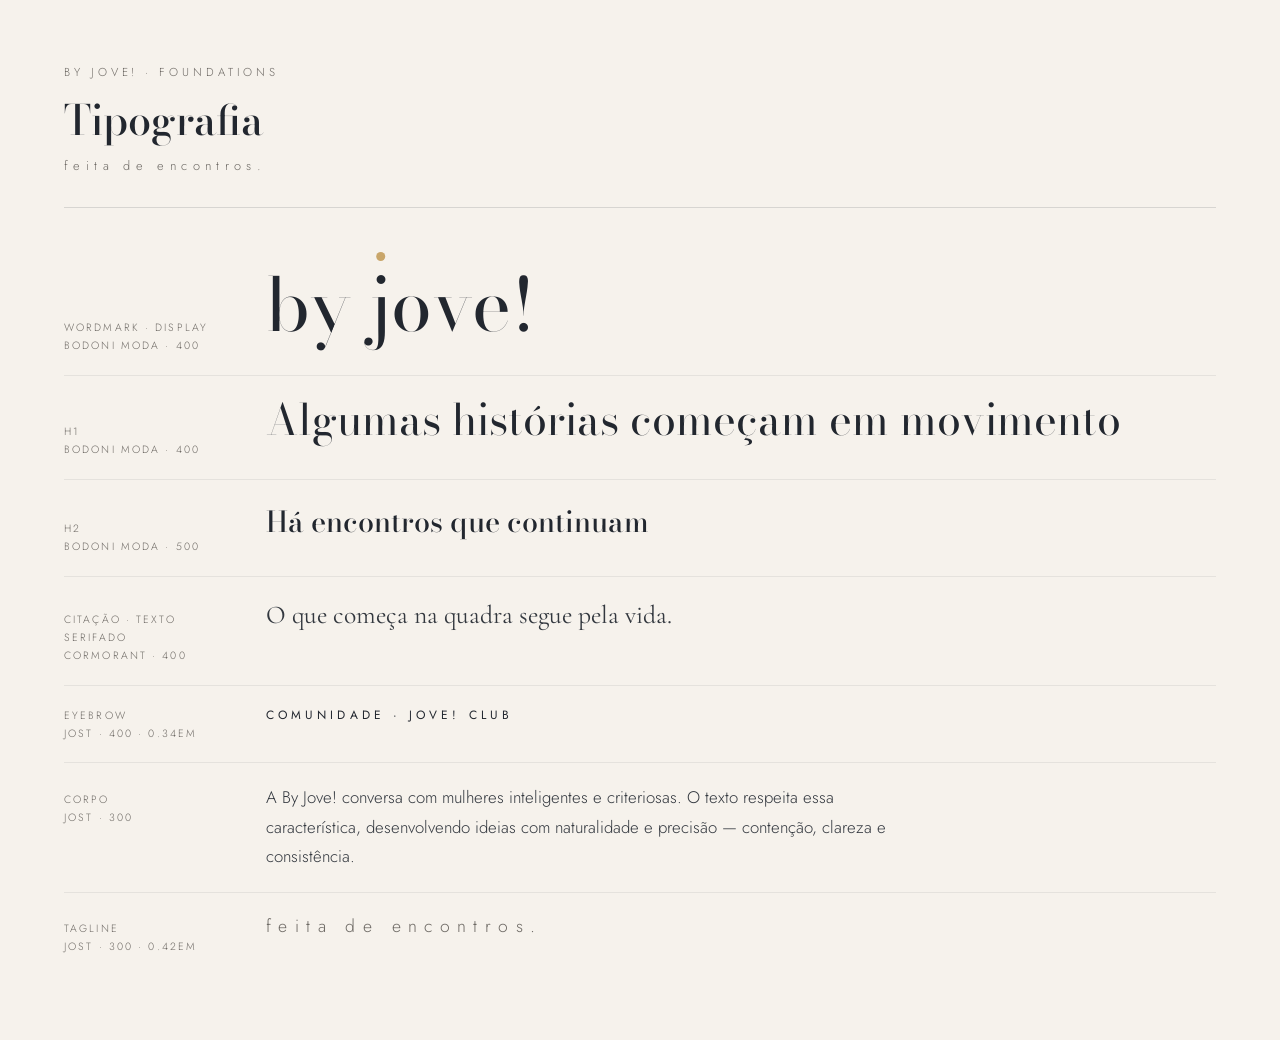
<file: design-system/foundations/typography.html>
<!-- @dsCard group="Foundations" name="Tipografia" subtitle="Bodoni Moda display · Cormorant texto · Jost interface" w="1240" h="940" -->
<!doctype html>
<html lang="pt-BR">
<head>
<meta charset="utf-8">
<meta name="viewport" content="width=device-width, initial-scale=1">
<title>By Jove! · Tipografia</title>
<style>
@import url('https://fonts.googleapis.com/css2?family=Bodoni+Moda:opsz,wght@6..96,400;6..96,500&family=Cormorant+Garamond:wght@300;400;500&family=Jost:wght@300;400;500&display=swap');
:root{--offwhite:#F6F2EC;--carvao:#22272F;--ouro:#C9A66A;--mineral:#6E6A65;
  --display:"Bodoni Moda",Didot,Georgia,serif;--serif:"Cormorant Garamond",Georgia,serif;--sans:"Jost","Century Gothic",Arial,sans-serif;}
*{box-sizing:border-box;margin:0;padding:0}
body{background:var(--offwhite);color:var(--carvao);font-family:var(--sans);font-weight:300;padding:64px;-webkit-font-smoothing:antialiased}
.eyebrow{font-size:.72rem;letter-spacing:.34em;text-transform:uppercase;color:var(--mineral)}
h1.title{font-family:var(--display);font-weight:500;font-size:2.6rem;margin:8px 0 4px}
.tag{font-size:.8rem;letter-spacing:.42em;text-transform:lowercase;color:var(--mineral)}
.rule{height:1px;background:rgba(34,39,47,.14);margin:32px 0 40px}
.row{display:grid;grid-template-columns:170px 1fr;gap:32px;align-items:baseline;padding:20px 0;border-bottom:1px solid rgba(34,39,47,.08)}
.lbl{font-size:.66rem;letter-spacing:.2em;text-transform:uppercase;color:var(--mineral);line-height:1.7}
.display{font-family:var(--display);font-weight:400;font-size:4.6rem;line-height:1;letter-spacing:.005em;position:relative;display:inline-block}
.jw{position:relative;display:inline-block}
.jw .tt{position:absolute;top:-.22em;left:50%;transform:translateX(-50%);width:.13em;height:.13em;border-radius:50%;background:var(--ouro)}
.h1{font-family:var(--display);font-weight:400;font-size:2.7rem;line-height:1.1}
.h2{font-family:var(--display);font-weight:500;font-size:1.8rem}
.serif-text{font-family:var(--serif);font-weight:400;font-size:1.6rem;line-height:1.4;color:#33383f}
.eyebrow-spec{font-family:var(--sans);font-weight:400;font-size:.75rem;letter-spacing:.34em;text-transform:uppercase}
.body{font-family:var(--sans);font-weight:300;font-size:1.05rem;line-height:1.75;max-width:640px;color:#33383f}
.tagline-spec{font-family:var(--sans);font-weight:300;font-size:1.1rem;letter-spacing:.42em;text-transform:lowercase;color:var(--mineral)}
</style>
</head>
<body>
  <div class="eyebrow">By Jove! · Foundations</div>
  <h1 class="title">Tipografia</h1>
  <div class="tag">feita de encontros.</div>
  <div class="rule"></div>

  <div class="row"><div class="lbl">Wordmark · Display<br>Bodoni Moda · 400</div><div class="display">by&nbsp;<span class="jw">j<span class="tt"></span></span>ove!</div></div>
  <div class="row"><div class="lbl">H1<br>Bodoni Moda · 400</div><div class="h1">Algumas histórias começam em movimento</div></div>
  <div class="row"><div class="lbl">H2<br>Bodoni Moda · 500</div><div class="h2">Há encontros que continuam</div></div>
  <div class="row"><div class="lbl">Citação · texto serifado<br>Cormorant · 400</div><div class="serif-text">O que começa na quadra segue pela vida.</div></div>
  <div class="row"><div class="lbl">Eyebrow<br>Jost · 400 · 0.34em</div><div class="eyebrow-spec">Comunidade · jove! club</div></div>
  <div class="row"><div class="lbl">Corpo<br>Jost · 300</div><div class="body">A By Jove! conversa com mulheres inteligentes e criteriosas. O texto respeita essa característica, desenvolvendo ideias com naturalidade e precisão — contenção, clareza e consistência.</div></div>
  <div class="row" style="border-bottom:none"><div class="lbl">Tagline<br>Jost · 300 · 0.42em</div><div class="tagline-spec">feita de encontros.</div></div>
</body>
</html>
</file>
